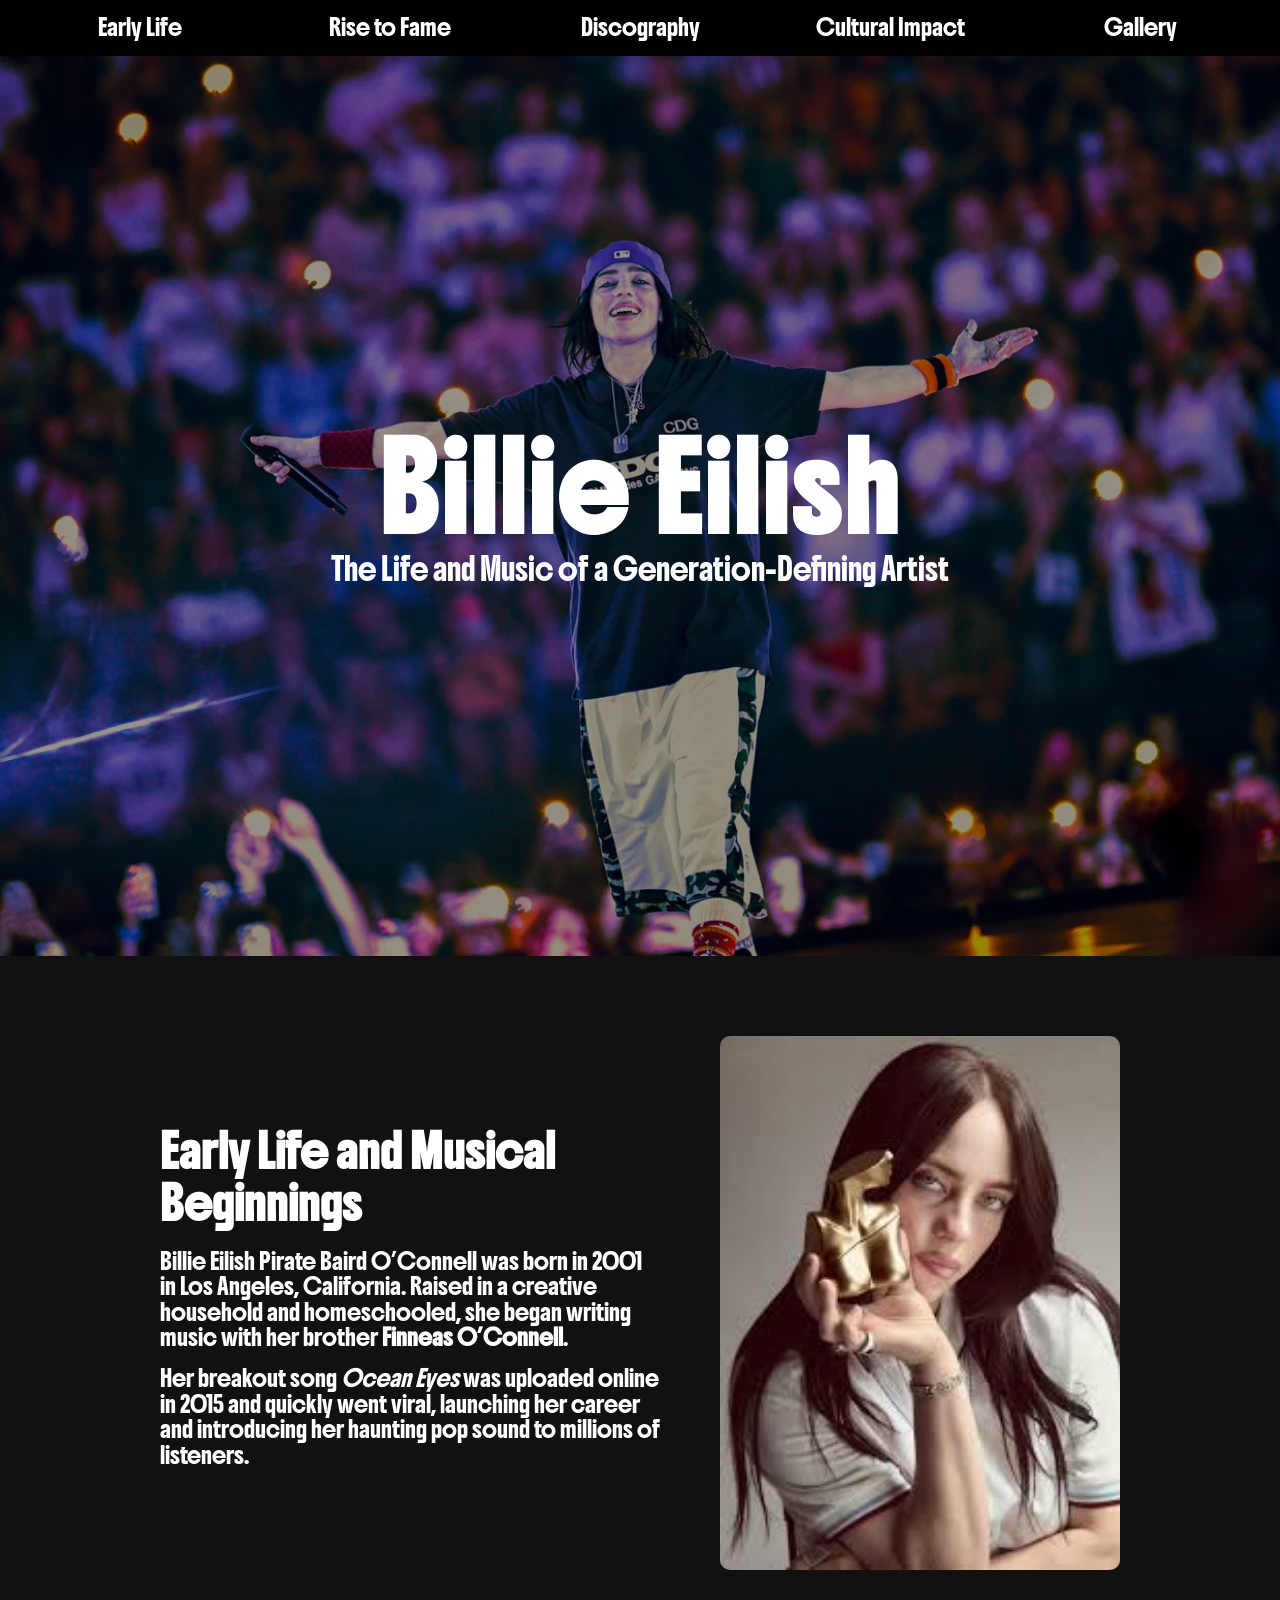
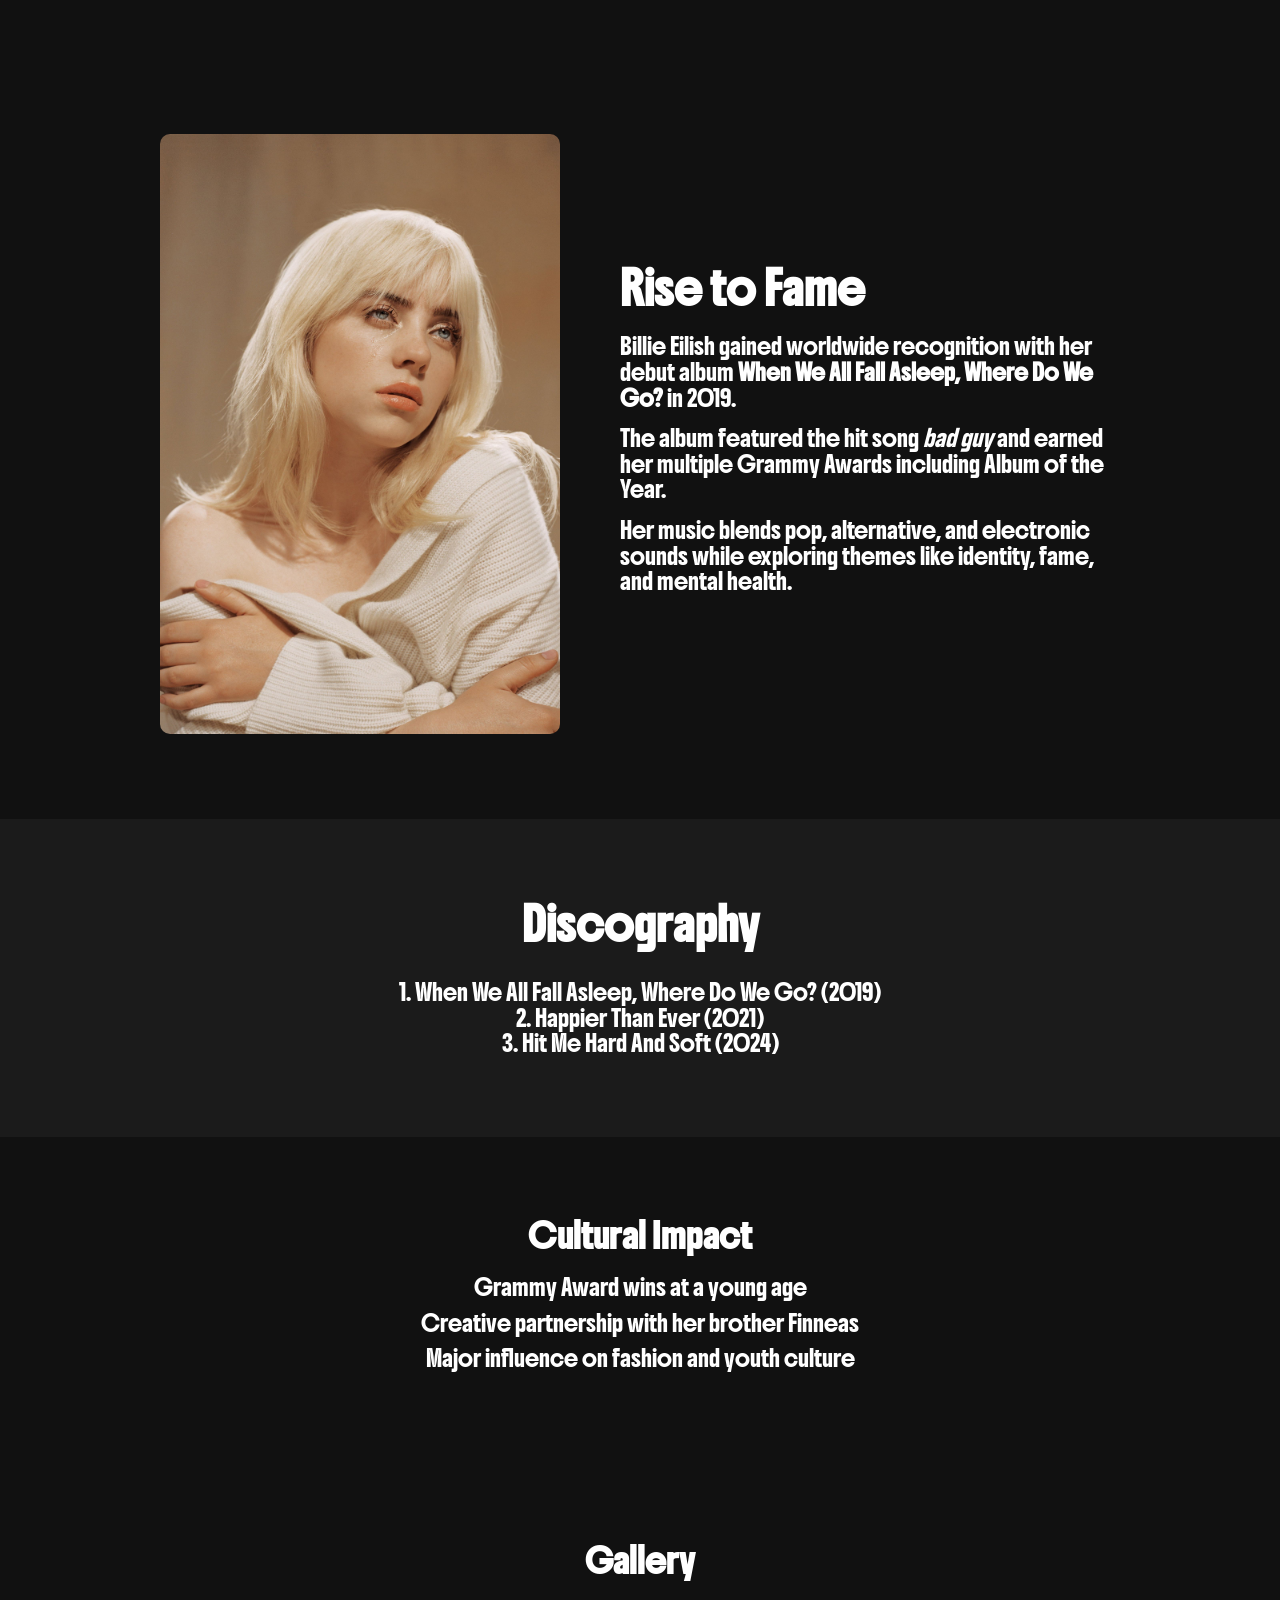
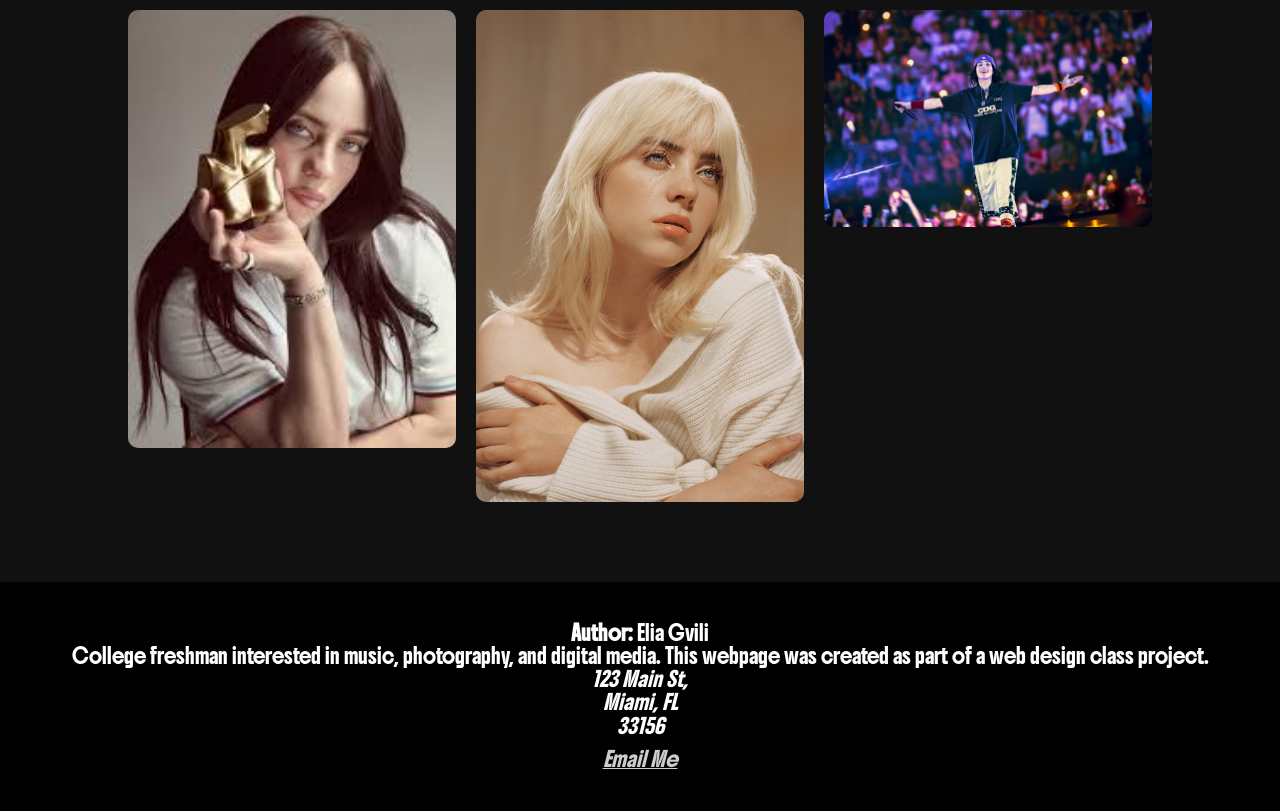
<file: index.html>
<!DOCTYPE html>
<html lang="en">
    <head>
        <meta charset="UTF-8">
        <meta name="viewport" content="width=device-width, initial-scale=1.0">
        <meta name="author" content="Elia Gvili">
        <meta name="description" content="An informational webpage about singer-songwriter Billie Eilish, her career, music style, and cultural impact.">
        <meta name="keywords" content="Billie Eilish, singer, songwriter, pop music, Grammy Awards, Happier Than Ever, Hit Me Hard And Soft">
        <link rel="preconnect" href="https://fonts.googleapis.com">
<link rel="preconnect" href="https://fonts.gstatic.com" crossorigin>
<link href="https://fonts.googleapis.com/css2?family=Boldonse&display=swap" rel="stylesheet">
        <title>Billie Eilish Profile</title>
        <link rel="stylesheet" href="CSS/styles.css">
    </head>
<body>
    <nav>
        <ul class="nav-grid">
        <li><a href="#early">Early Life</a></li>
        <li><a href="#fame">Rise to Fame</a></li>
        <li><a href="#discography">Discography</a></li>
        <li><a href="#impact">Cultural Impact</a></li>
        <li><a href="#gallery">Gallery</a></li>
    </ul>
    </nav>
<header class="hero">
    <img src="images/billieeilish1.webp" alt="Billie Eilish portrait" class="hero-img">
    <div class="hero-text">
        <h1>Billie Eilish</h1>
        <p>The Life and Music of a Generation-Defining Artist</p>
    </div> 
</header>
<!-- MAIN AREA -->
<main>
<section id="early" class="two-column">
<div class="text">
    <h2>Early Life and Musical Beginnings</h2>
    <p>
Billie Eilish Pirate Baird O’Connell was born in 2001 in Los Angeles,
California. Raised in a creative household and homeschooled,
she began writing music with her brother <strong>Finneas O’Connell</strong>.
    </p>
    <p>
Her breakout song <em>Ocean Eyes</em> was uploaded online in 2015 and quickly went
viral, launching her career and introducing her haunting pop sound to
millions of listeners.
    </p>
</div>
<div class="image">
<img src="images/billieeilish3.jpeg" alt="Billie Eilish with her perfume">
</div>
</section>
<section id="fame" class="two-column">
<div class="image">
<img src="images/Billie-Eilish-Happier-Than-Ever.webp" alt="Happier Than Ever album cover">
</div>
<div class="text">
    <h2>Rise to Fame</h2>
        <p>
Billie Eilish gained worldwide recognition with her debut album
<strong>When We All Fall Asleep, Where Do We Go?</strong> in 2019.
        </p>
        <p>
The album featured the hit song <em>bad guy</em> and earned her
multiple Grammy Awards including Album of the Year.
        </p>
        <p>
Her music blends pop, alternative, and electronic sounds while
exploring themes like identity, fame, and mental health.
        </p>
</div>
</section>
<section id="discography" class="discography">
    <h2>Discography</h2>
        <ol>
            <li>When We All Fall Asleep, Where Do We Go? (2019)</li>
            <li>Happier Than Ever (2021)</li>
            <li>Hit Me Hard And Soft (2024)</li>
        </ol>
</section>
<section id="impact" class="impact">
    <h2>Cultural Impact</h2>
        <ul>
            <li>Grammy Award wins at a young age</li>
            <li>Creative partnership with her brother Finneas</li>
            <li>Major influence on fashion and youth culture</li>
        </ul>
</section>
<!-- GALLERY -->
<section id="gallery" class="gallery">
    <h2>Gallery</h2>
<div class="gallery-grid">
<img src="images/billieeilish3.jpeg" alt="Billie Eilish perfume">
<img src="images/Billie-Eilish-Happier-Than-Ever.webp" alt="Happier Than Ever album">
<img src="images/billieeilish1.webp" alt="Billie Eilish performing">
</div>
</section>
</main>
<footer>
    <p><strong>Author:</strong> Elia Gvili</p>
    <p>
College freshman interested in music, photography, and digital media.
This webpage was created as part of a web design class project.
    </p>
<address>
    <p>123 Main St,</p>
    <p>Miami, FL</p>
    <p>33156</p>
<a href="mailto:exg2409@miami.edu">Email Me</a>
</address>
</footer>
</body>
</html>
</file>
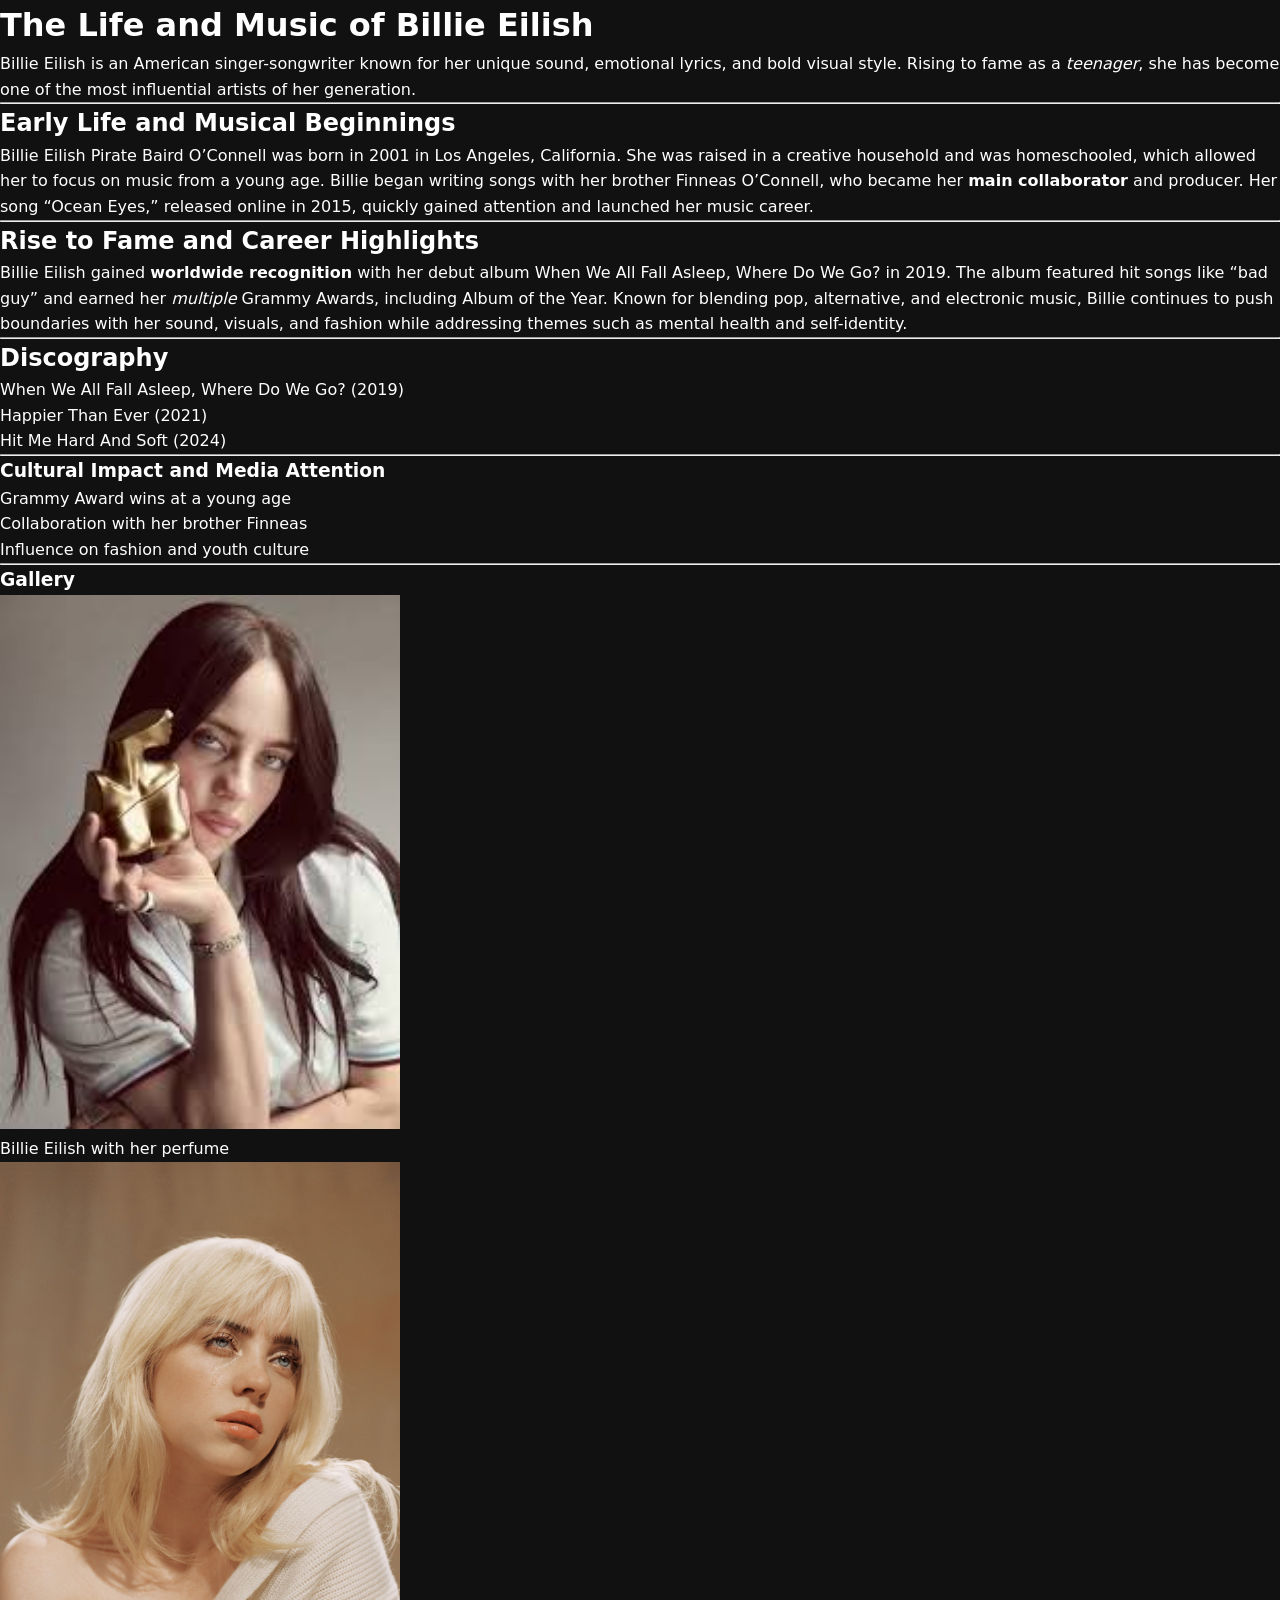
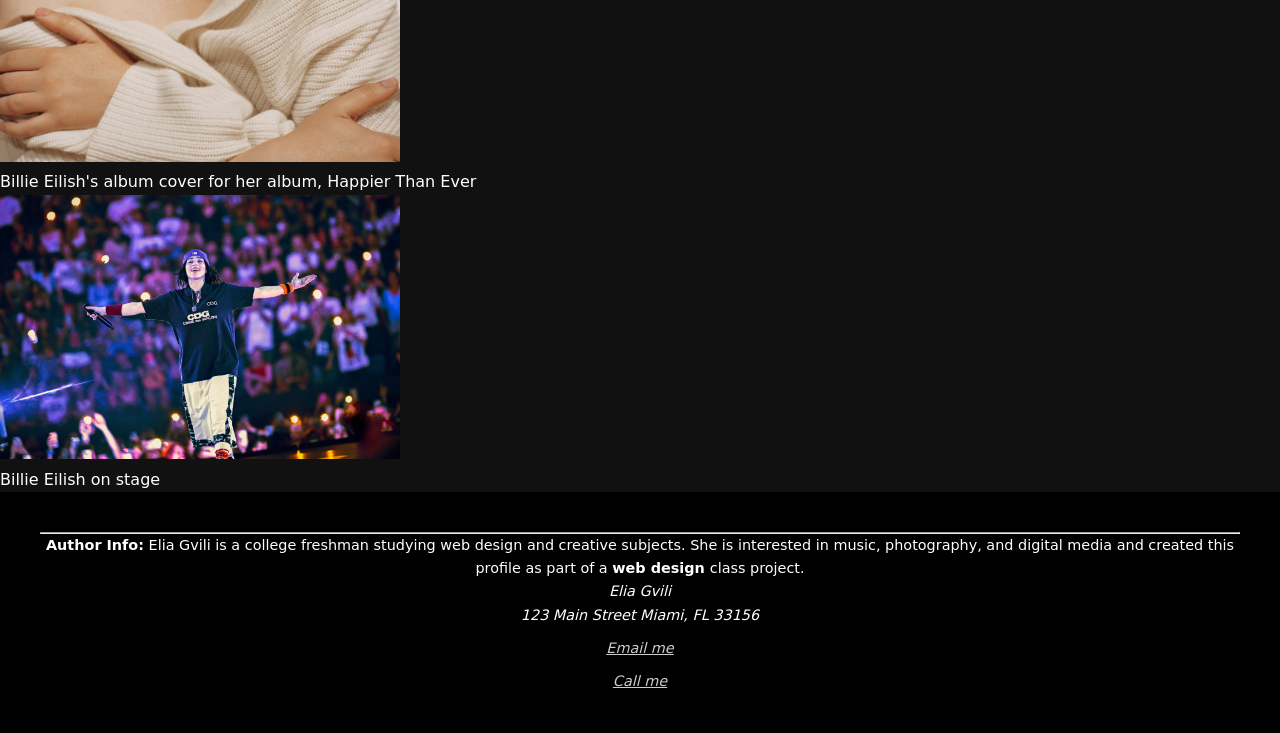
<file: demo.html>
<!DOCTYPE html>
<html lang="en">
<head>
    <meta charset="UTF-8">
    <meta name="viewport" content="width=device-width, initial-scale=1.0">
    <meta name="author" content="Elia Gvili">
    <meta name="description" content="An informational webpage about singer-songwriter Billie Eilish, her career, music
style, and cultural impact.">
    <meta name="keyworkds" content="Billie Eilish, singer, songwriter, pop music, alternative pop, Grammy Awards, Happier
than Ever, Hit Me Hard And Soft">
    <title>All About Billie Eilish</title>
    <link rel="stylesheet" href="CSS/styles.css">
</head>
<body>
    <header>
        <h1>The Life and Music of Billie Eilish</h1>
        <p>Billie Eilish is an American singer-songwriter known for her unique sound, emotional
lyrics, and bold visual style. Rising to fame as a <em>teenager</em>, she has become one of the most
influential artists of her generation.</p>
    </header>
    <main>
        <hr>
        <!-- Section 1 -->
         <section>
            <h2>Early Life and Musical Beginnings</h2>
            <p>Billie Eilish Pirate Baird O’Connell was born in 2001 in Los Angeles, California. She was raised
in a creative household and was homeschooled, which allowed her to focus on music from a young
age. Billie began writing songs with her brother Finneas O’Connell, who became her <strong>main collaborator</strong> 
and producer. Her song “Ocean Eyes,” released online in 2015, quickly gained attention and launched
her music career.</p>
         </section>
         <hr/>
        <!-- Section 2 -->
          <section>
            <h2>Rise to Fame and Career Highlights</h2>
            <p>Billie Eilish gained <strong>worldwide recognition</strong> with her debut album When We All Fall Asleep, Where
Do We Go? in 2019. The album featured hit songs like “bad guy” and earned her <em>multiple</em> Grammy
Awards, including Album of the Year. Known for blending pop, alternative, and electronic music, Billie
continues to push boundaries with her sound, visuals, and fashion while addressing themes such as
mental health and self-identity.</p>
          </section>
              <hr>
        <!-- Section 3 -->
           <section>
            <h2>Discography</h2>
            <ol>
                <li>When We All Fall Asleep, Where Do We Go? (2019)</li>
                <li>Happier Than Ever (2021)</li>
                <li>Hit Me Hard And Soft (2024)</li>
            </ol>
           </section>
           <hr/>
        <!-- Section 4 -->
        <section>
            <h3>Cultural Impact and Media Attention</h3>
            <ul>
                <li>Grammy Award wins at a young age</li>
                <li>Collaboration with her brother Finneas</li>
                <li>Influence on fashion and youth culture</li>
            </ul>
           </section>
           <hr/>
        <!-- Section 5 -->
           <section>
            <h3>Gallery</h3>
            <figure>
                <img src="images/billie eilish 3.jpeg" alt="Billie Eilish with her perfume" width="400">
                <figcaption>Billie Eilish with her perfume</figcaption>
            </figure>
            <figure>
                <img src="images/Billie-Eilish-Happier-Than-Ever.webp" alt="Billie Eilish's album cover for her album, Happier Than Ever" width="400">
                <figcaption>Billie Eilish's album cover for her album, Happier Than Ever</figcaption>
            </figure>
            <figure>
                <img src="images/billieeilish1.webp" alt="Billie Eilish on stage" width="400">
                <figcaption>Billie Eilish on stage</figcaption>
            </figure>
           </section>
        </main>
        <footer>
            <hr/>
            <p><strong>Author Info:</strong> Elia Gvili is a college freshman studying web design and creative subjects. She is
interested in music, photography, and digital media and created this profile as part of a <b> web design </b>
class project.</p>
            <address>
                <p>Elia Gvili</p>
                <p>
                    123 Main Street
                    Miami, FL 33156
                </p>
                <a href="mailto:exg2409@miami.edu">Email me</a>
                <a href="tel:6504319484">Call me</a>
            </address>
        </footer>
    </body>
</html>
</file>
<file: CSS/styles.css>
*{
margin:0;
padding:0;
box-sizing:border-box;
}
.boldonse-regular {
  font-family: "Boldonse", system-ui;
  font-weight: 400;
  font-style: normal;
}
body{
font-family: "Boldonse", system-ui;
line-height:1.6;
background:#111;
color:white;
}
/* NAVIGATION */
nav{
background:#000;
position:sticky;
top:0;
z-index:10;
}
.nav-grid{
display:grid;
grid-template-columns:repeat(5,1fr);
list-style:none;
text-align:center;
padding:15px;
}
nav a{
color:white;
text-decoration:none;
font-weight:500;
}
nav a:hover{
color:#00ffd0;
}
/* HERO IMAGE */
.hero{
position:relative;
height:100vh;
overflow:hidden;
}
.hero-img{
width:100%;
height:100%;
object-fit:cover;
/* NEW CSS PROPERTY */
filter:brightness(60%);
}
.hero-text{
position:absolute;
top:50%;
left:50%;
transform:translate(-50%,-50%);
text-align:center;
}
.hero-text h1{
font-size:5rem;
letter-spacing:3px;
}
.hero-text p{
font-size:1.3rem;
}
/* TWO COLUMN SECTIONS */
.two-column{
display:flex;
align-items:center;
justify-content:center;
padding:80px 10%;
gap:60px;
}
.two-column img{
width:400px;
border-radius:10px;
}
.text{
max-width:500px;
}
.text h2{
margin-bottom:20px;
font-size:2rem;
}
.text p{
margin-bottom:15px;
}
/* DISCOGRAPHY */
.discography{
text-align:center;
padding:80px 20px;
background:#1b1b1b;
}
.discography h2{
margin-bottom:30px;
font-size:2rem;
}
.discography ol{
list-style-position:inside;
}
/* IMPACT */
.impact{
padding:80px 20%;
text-align:center;
}
.impact h2{
margin-bottom:20px;
}
.impact ul{
list-style:none;
}
.impact li{
margin:10px 0;
}
/* GALLERY */
.gallery{
padding:80px 10%;
text-align:center;
}
.gallery-grid{
display:grid;
grid-template-columns:repeat(3,1fr);
gap:20px;
margin-top:30px;
}
.gallery-grid img{
width:100%;
border-radius:10px;
}
/* FOOTER */
footer{
background:#000;
text-align:center;
padding:40px;
font-size:0.9rem;
}
footer a{
color:#ccc;
display:block;
margin-top:10px;
}
</file>
